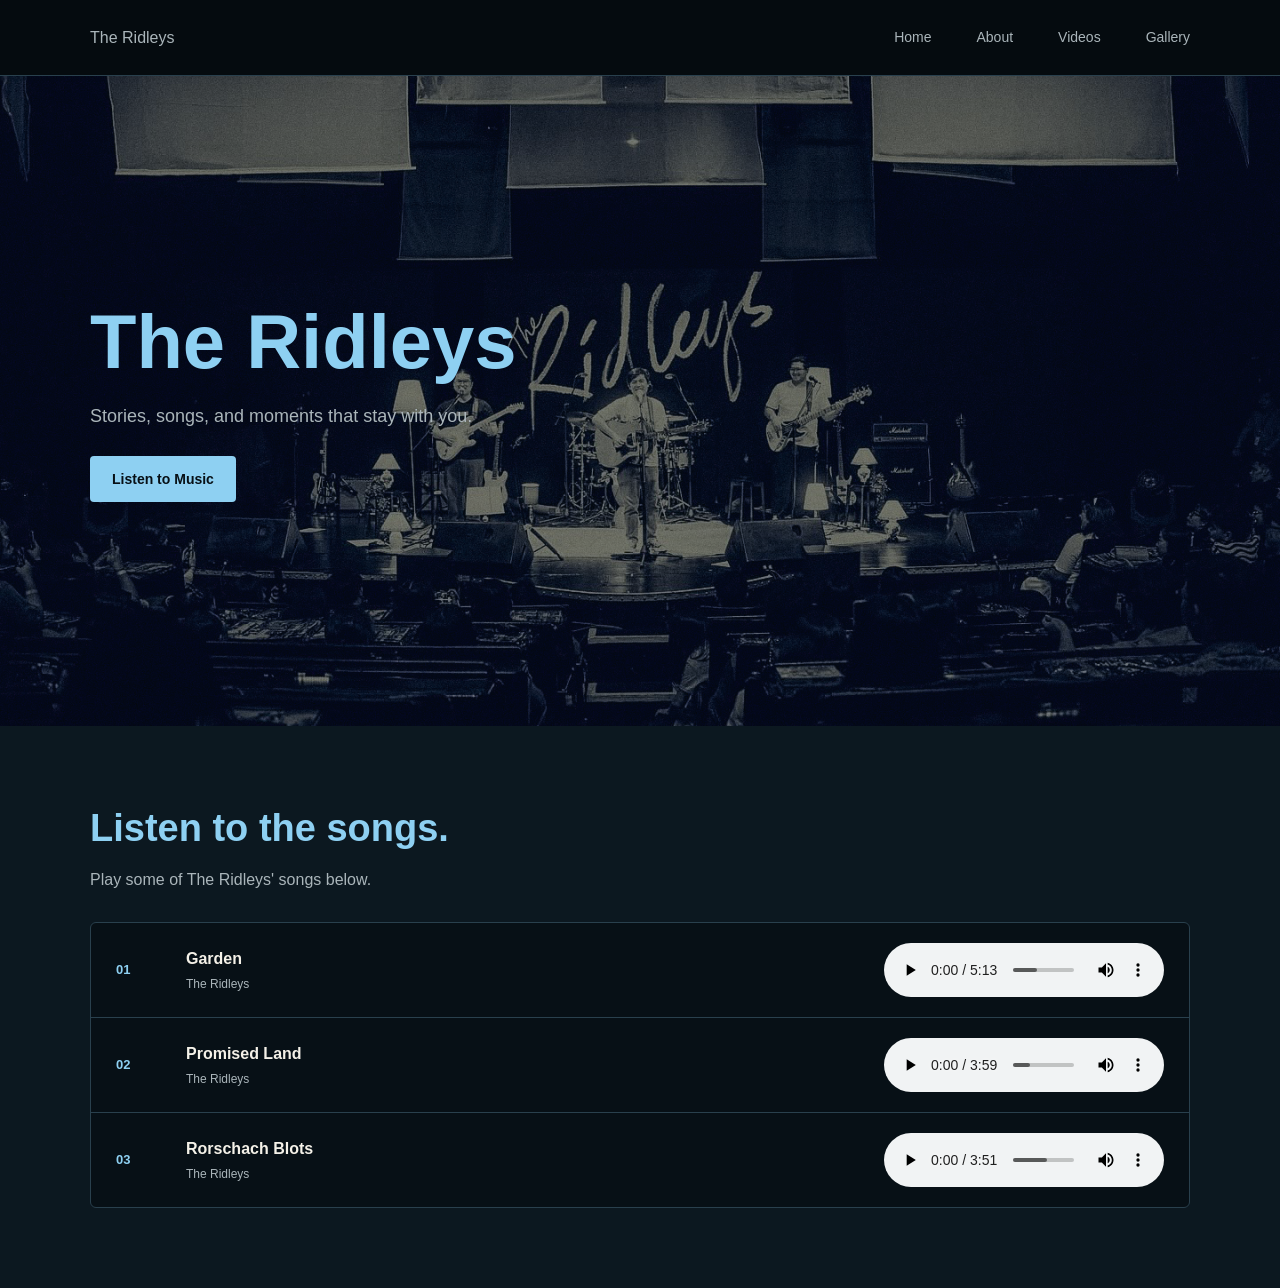
<file: index.html>
<!DOCTYPE html>
<html>
<head>
    <title>HOME</title>
    <link rel="stylesheet" href="style.css">
</head>
<body>
<header>
    <div class="container nav">
        <p>The Ridleys</p>
        <nav>
            <a href="index.html">Home</a>
            <a href="about.html">About</a>
            <a href="videos.html">Videos</a>
            <a href="gallery.html">Gallery</a>
        </nav>
    </div>
</header>

<section class="hero">
    <img src="ridleys1.jpg" alt="pic yan">
    <div class="hero-text">
        <h1>The Ridleys</h1>
        <p>Stories, songs, and moments that stay with you.</p>
        <a href="#music" class="btn">Listen to Music</a>
    </div>
</section>

<section class="section" id="music">
    <div class="container">
        <h2>Listen to the songs.</h2>
        <p>Play some of The Ridleys' songs below.</p>
        <div class="song-list">
            <div class="song">
                <div class="song-number">01</div>
                <div>
                    <div class="song-title">Garden</div>
                    <div class="song-artist">The Ridleys</div>
                </div>
                <audio controls>
                    <source src="garden.mp3" type="audio/mpeg">
                    Your browser does not support audio.
                </audio>
            </div>
            <div class="song">
                <div class="song-number">02</div>
                <div>
                    <div class="song-title">Promised Land</div>
                    <div class="song-artist">The Ridleys</div>
                </div>
                <audio controls>
                    <source src="Promised Land.mp3" type="audio/mpeg">
                    Your browser does not support audio.
                </audio>
            </div>
            <div class="song">
                <div class="song-number">03</div>
                <div>
                    <div class="song-title">Rorschach Blots</div>
                    <div class="song-artist">The Ridleys</div>
                </div>
                <audio controls>
                    <source src="Rorschach Blots.mp3" type="audio/mpeg">
                    Your browser does not support audio.
                </audio>
        </div>
    </div>
</section>

</body>
</html>
</file>
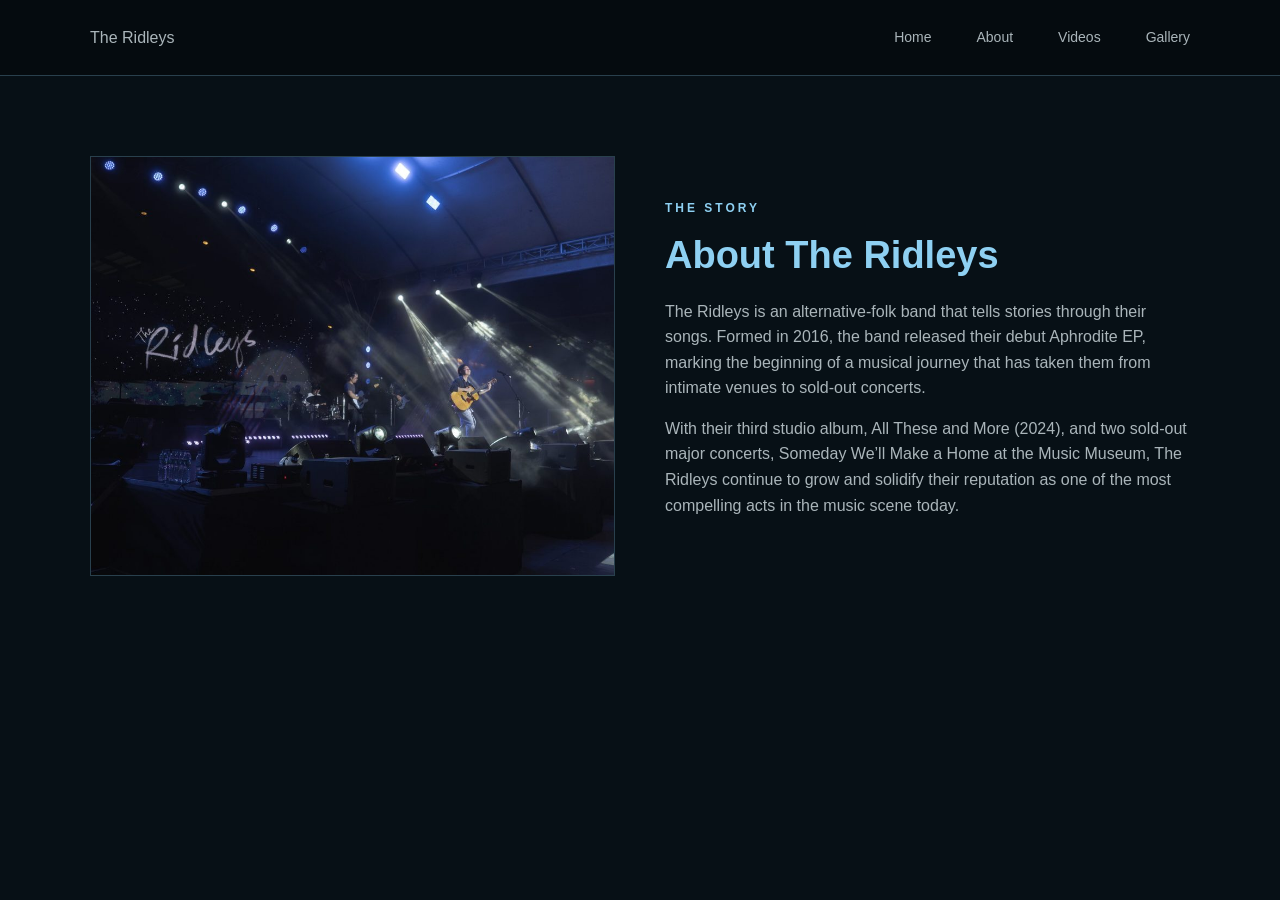
<file: about.html>
<!DOCTYPE html>
<html>
<head>
    <title>ABOUT</title>
    <link rel="stylesheet" href="style.css">
</head>
<body>

<header>
    <div class="container nav">
        <p>The Ridleys</p>
        <nav>
            <a href="index.html">Home</a>
            <a href="about.html">About</a>
            <a href="videos.html">Videos</a>
            <a href="gallery.html">Gallery</a>
        </nav>
    </div>
</header>

<main>
<section class="section">
    <div class="container about-grid">
        <img src="ridleys3.jpeg" class="about-photo">
        <div>
            <p class="title">The Story</p>
            <h2>About The Ridleys</h2>
            <p>The Ridleys is an alternative-folk band that tells stories through their songs. Formed in 2016, the band released their debut Aphrodite EP, marking the beginning of a musical journey that has taken them from intimate venues to sold-out concerts.</p>
            <p>With their third studio album, All These and More (2024), and two sold-out major concerts, Someday We’ll Make a Home at the Music Museum, The Ridleys continue to grow and solidify their reputation as one of the most compelling acts in the music scene today.</p>
        </div>
    </div>
</section>
</main>

</body>
</html>
</file>
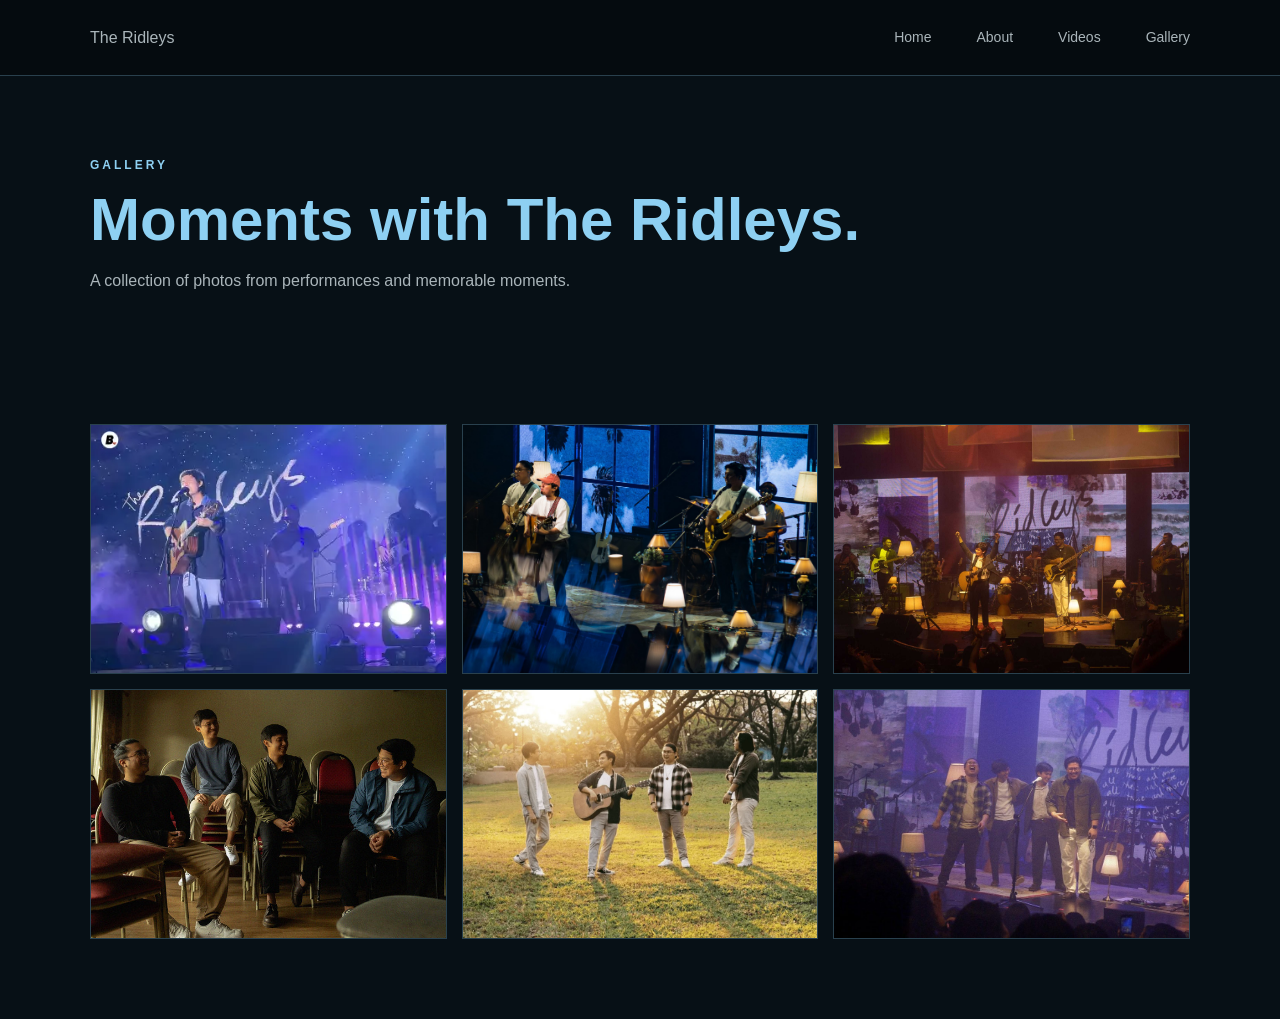
<file: gallery.html>
<!DOCTYPE html>
<html>
<head>
    <title>GALLERY</title>
    <link rel="stylesheet" href="style.css">
</head>
<body>

<header>
    <div class="container nav">
        <p>The Ridleys</p>
        <nav>
            <a href="index.html">Home</a>
            <a href="about.html">About</a>
            <a href="videos.html">Videos</a>
            <a href="gallery.html">Gallery</a>
        </nav>
    </div>
</header>

<main>
<section class="page-title">
    <div class="container">
        <p class="title">Gallery</p>
        <h1>Moments with The Ridleys.</h1>
        <p>A collection of photos from performances and memorable moments.</p>
    </div>
</section>

<section class="section">
    <div class="container">
        <div class="gallery">
            <img src="ridleys2.jpg" alt="pic yan">
            <img src="ridleys4.jpg" alt="pic yan">
            <img src="ridleys5.jpeg" alt="pic yan">
            <img src="ridleys6.jpg" alt="pic yan">
            <img src="ridleys7.jpg" alt="pic yan">
            <img src="ridleys9.jpeg" alt="pic yan">
        </div>
    </div>
</section>
</main>

</body>
</html>
</file>
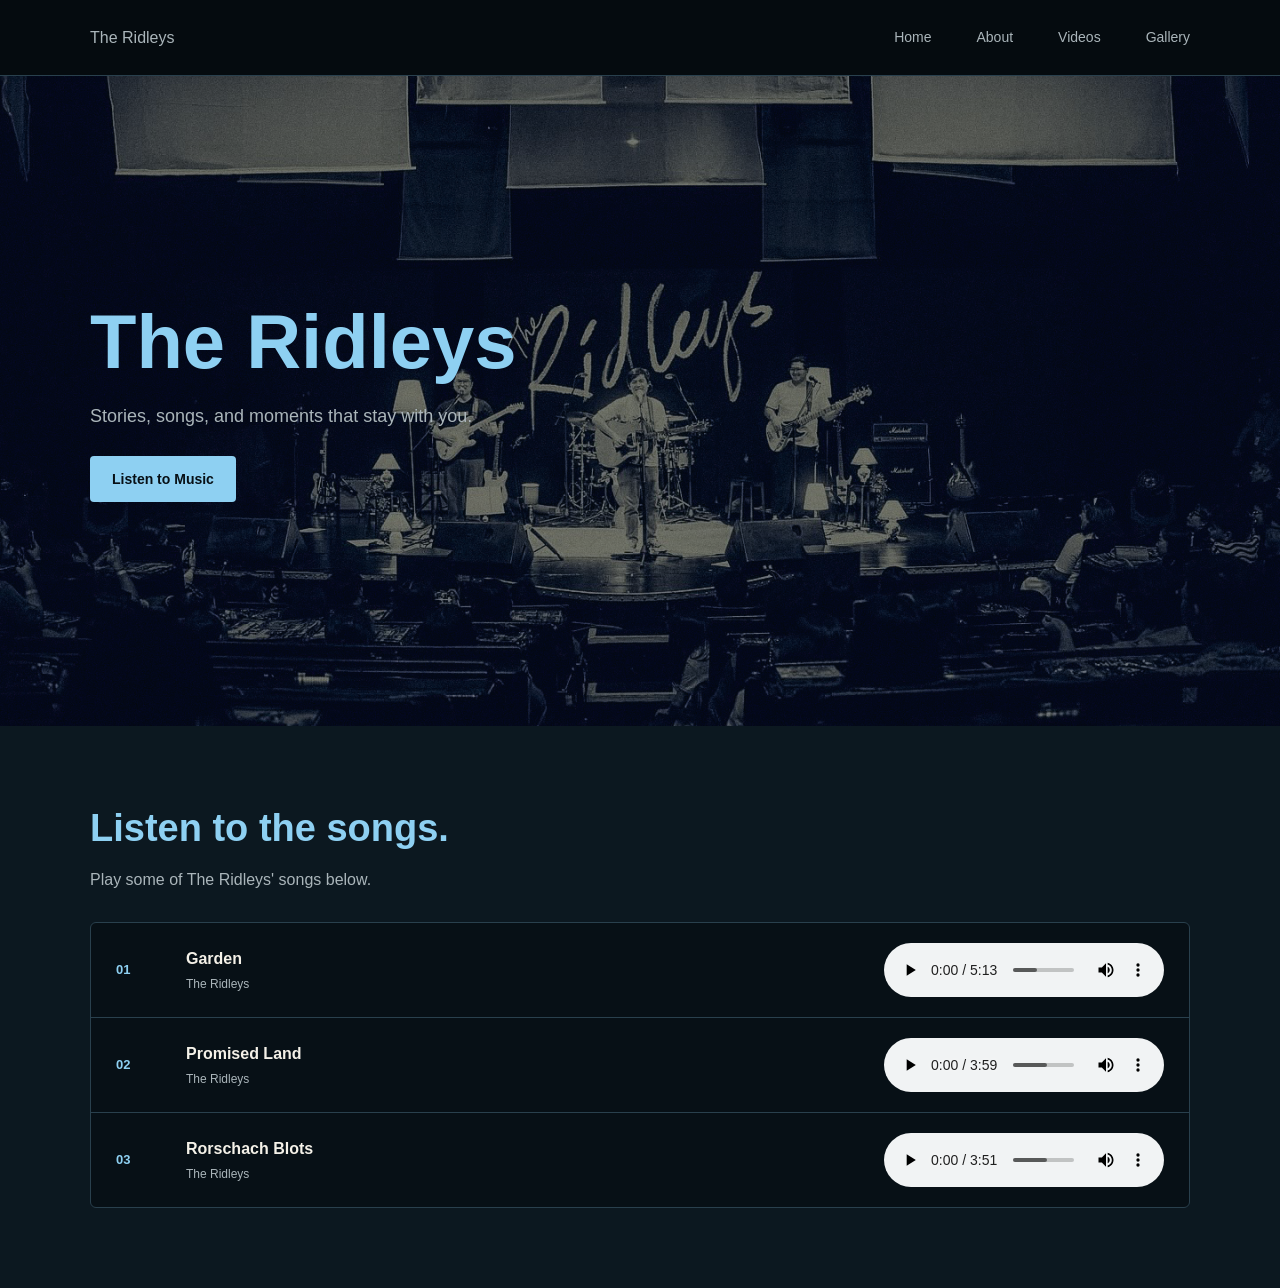
<file: home.html>
<!DOCTYPE html>
<html>
<head>
    <title>HOME</title>
    <link rel="stylesheet" href="style.css">
</head>
<body>
<header>
    <div class="container nav">
        <p>The Ridleys</p>
        <nav>
            <a href="home.html">Home</a>
            <a href="about.html">About</a>
            <a href="videos.html">Videos</a>
            <a href="gallery.html">Gallery</a>
        </nav>
    </div>
</header>

<section class="hero">
    <img src="ridleys1.jpg" alt="pic yan">
    <div class="hero-text">
        <h1>The Ridleys</h1>
        <p>Stories, songs, and moments that stay with you.</p>
        <a href="#music" class="btn">Listen to Music</a>
    </div>
</section>

<section class="section" id="music">
    <div class="container">
        <h2>Listen to the songs.</h2>
        <p>Play some of The Ridleys' songs below.</p>
        <div class="song-list">
            <div class="song">
                <div class="song-number">01</div>
                <div>
                    <div class="song-title">Garden</div>
                    <div class="song-artist">The Ridleys</div>
                </div>
                <audio controls>
                    <source src="garden.mp3" type="audio/mpeg">
                    Your browser does not support audio.
                </audio>
            </div>
            <div class="song">
                <div class="song-number">02</div>
                <div>
                    <div class="song-title">Promised Land</div>
                    <div class="song-artist">The Ridleys</div>
                </div>
                <audio controls>
                    <source src="Promised Land.mp3" type="audio/mpeg">
                    Your browser does not support audio.
                </audio>
            </div>
            <div class="song">
                <div class="song-number">03</div>
                <div>
                    <div class="song-title">Rorschach Blots</div>
                    <div class="song-artist">The Ridleys</div>
                </div>
                <audio controls>
                    <source src="Rorschach Blots.mp3" type="audio/mpeg">
                    Your browser does not support audio.
                </audio>
        </div>
    </div>
</section>

</body>
</html>
</file>
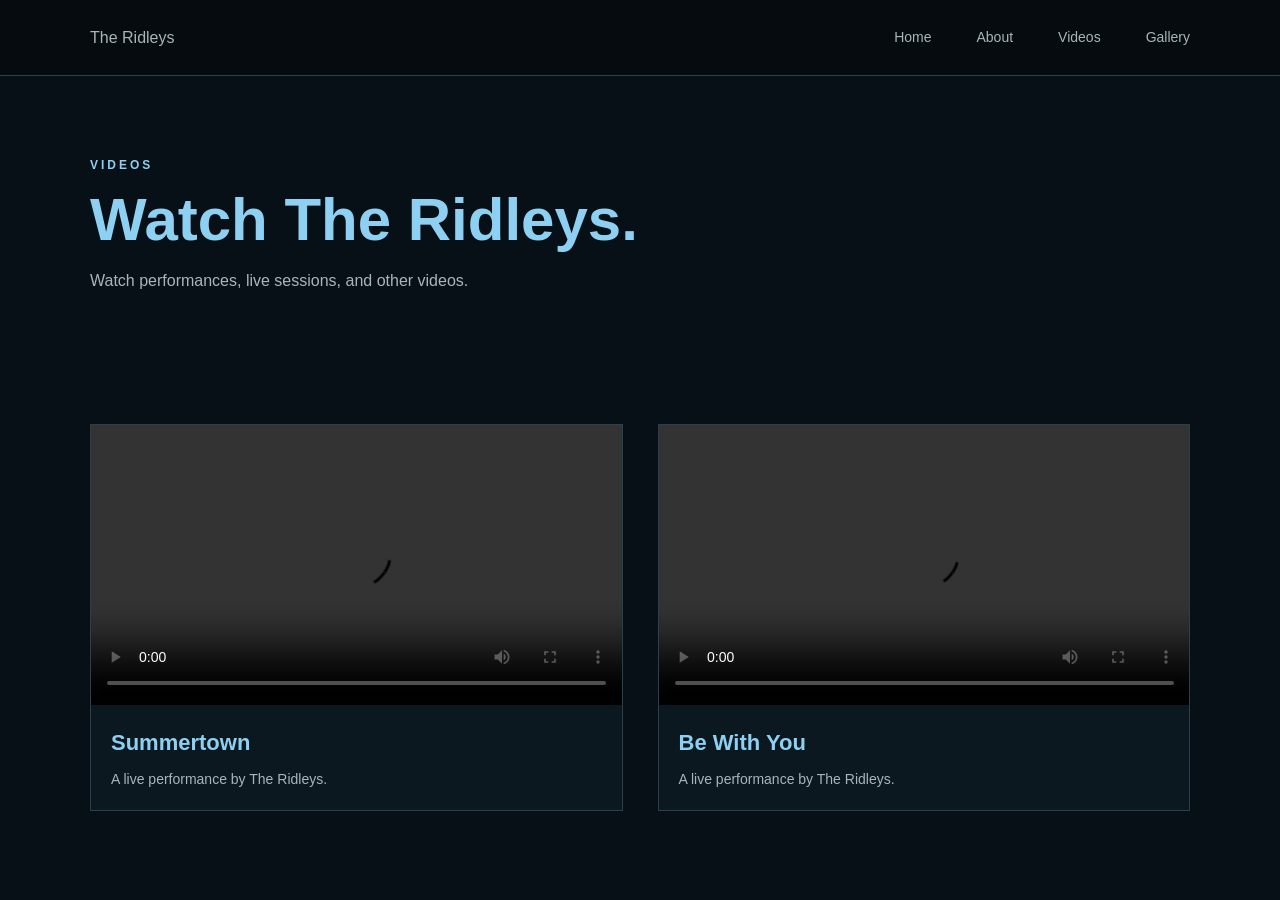
<file: videos.html>
<!DOCTYPE html>
<html>
<head>
    <title>VIDEOS</title>
    <link rel="stylesheet" href="style.css">
</head>
<body>
<header>
    <div class="container nav">
        <p>The Ridleys</p>
        <nav>
            <a href="index.html">Home</a>
            <a href="about.html">About</a>
            <a href="videos.html">Videos</a>
            <a href="gallery.html">Gallery</a>
        </nav>
    </div>
</header>
<main>
<section class="page-title">
    <div class="container">
        <p class="title">Videos</p>
        <h1>Watch The Ridleys.</h1>
        <p>Watch performances, live sessions, and other videos.</p>
    </div>
</section>
<section class="section">
    <div class="container">
        <div class="video-grid">
            <div class="video-card card">
                <video controls>
                    <source src="ridleys.mp4" type="video/mp4">
                    Your browser does not support video.
                </video>
                <div class="body">
                    <h3>Summertown</h3>
                    <p>A live performance by The Ridleys.</p>
                </div>
            </div>
            <div class="video-card card">
                <video controls>
                    <source src="ridleys1.mp4" type="video/mp4">
                    Your browser does not support video.
                </video>
                <div class="body">
                    <h3>Be With You</h3>
                    <p>A live performance by The Ridleys.</p>
                </div>
            </div>
        </div>
    </div>
</section>
</main>

</body>
</html>
</file>
<file: style.css>
*{
    box-sizing: border-box;
    margin: 0;
    padding: 0;
}

html{
    scroll-behavior: smooth;
}

body{
    background: #071016;
    color: #F4F1E8;
    font-family: Arial, sans-serif;
    line-height: 1.6;
}

.container{
    width: 90%;
    max-width: 1100px;
    margin: auto;
}

a{
    text-decoration: none;
    color: #F4F1E8;
}

img{
    width: 100%;
    display: block;
    object-fit: cover;
}

video{
    width: 100%;
    display: block;
}

h1, h2, h3{
    color: #8ED0F2;
}

h1{
    font-size: 60px;
    line-height: 1.1;
}

h2{
    font-size: 38px;
    line-height: 1.2;
    margin-bottom: 15px;
}

h3{
    font-size: 22px;
    margin-bottom: 8px;
}

p{
    color: #AAB5BA;
}

.section{
    padding: 80px 0;
}

.title{
    color: #8ED0F2;
    font-size: 12px;
    font-weight: bold;
    letter-spacing: 3px;
    text-transform: uppercase;
    margin-bottom: 12px;
}

.center{
    text-align: center;
}

header{
    background: #050B0F;
    border-bottom: 1px solid #29404D;
    position: sticky;
    top: 0;
    z-index: 100;
}

.nav{
    min-height: 75px;
    display: flex;
    align-items: center;
    justify-content: space-between;
    gap: 30px;
}

.logo{
    color: #F4F1E8;
    font-size: 25px;
    font-weight: bold;
    letter-spacing: 1px;
}

nav{
    display: flex;
    align-items: center;
    gap: 45px;
}

nav a{
    color: #AAB5BA;
    font-size: 14px;
    transition: 0.2s;
}

nav a:hover{
    color: #8ED0F2;
}

nav a:active{
    color: #8ED0F2;
}

.btn{
    display: inline-block;
    background: #8ED0F2;
    color: #071016;
    padding: 12px 22px;
    border-radius: 4px;
    font-size: 14px;
    font-weight: bold;
    transition: 0.2s;
}

.btn:hover{
    background: #F4F1E8;
    color: #071016;
}

.hero{
    height: 650px;
    position: relative;
    overflow: hidden;
    display: flex;
    align-items: center;
}

.hero img{
    position: absolute;
    width: 100%;
    height: 100%;
    object-fit: cover;
    top: 0;
    left: 0;
}

.hero::after{
    content: "";
    position: absolute;
    top: 0;
    left: 0;
    width: 100%;
    height: 100%;
    background: rgba(7, 16, 22, 0.55);
}

.hero-text{
    position: relative;
    z-index: 2;
    width: 90%;
    max-width: 1100px;
    margin: 0 auto;
}

.hero-text h1{
    font-size: 76px;
    line-height: 1.1;
    margin-bottom: 18px;
}

.hero-text p:not(.eyebrow){
    max-width: 500px;
    font-size: 18px;
    margin-bottom: 25px;
}

#music{
    background: #0C1820;
}

.song-list{
    margin-top: 30px;
    background: #071016;
    border: 1px solid #29404D;
    border-radius: 6px;
    overflow: hidden;
}

.song{
    display: grid;
    grid-template-columns: 50px 1fr 280px;
    align-items: center;
    gap: 20px;
    padding: 20px 25px;
    border-bottom: 1px solid #29404D;
}

.song:last-child{
    border-bottom: none;
}

.song-number{
    color: #8ED0F2;
    font-size: 13px;
    font-weight: bold;
}

.song-title{
    color: #F4F1E8;
    font-size: 16px;
    font-weight: bold;
}

.song-artist{
    color: #AAB5BA;
    font-size: 12px;
    margin-top: 3px;
}

.song audio{
    width: 100%;
}

.page-title{
    padding: 80px 0 40px;
    background: #071016;
}

.page-title h1{
    margin-bottom: 15px;
}

.page-title p{
    max-width: 650px;
}

.about-grid{
    display: grid;
    grid-template-columns: 1fr 1fr;
    gap: 50px;
    align-items: center;
}

.about-photo{
    height: 420px;
    border: 1px solid #29404D;
}

.about-grid h2{
    margin-bottom: 20px;
}

.about-grid p{
    margin-bottom: 15px;
}

.video-grid{
    display: grid;
    grid-template-columns: 1fr 1fr;
    gap: 35px;
    margin-top: 10px;
}

.video-card{
    background: #0C1820;
    border: 1px solid #29404D;
    overflow: hidden;
}

.video-card video{
    height: 280px;
    background: #050B0F;
}

.video-card .body{
    padding: 20px;
}

.video-card h3{
    color: #8ED0F2;
}

.video-card p{
    font-size: 14px;
}

.gallery{
    display: grid;
    grid-template-columns: repeat(3, 1fr);
    gap: 15px;
    margin-top: 10px;
}

.gallery img{
    height: 250px;
    border: 1px solid #29404D;
    transition: 0.3s;
}
</file>
